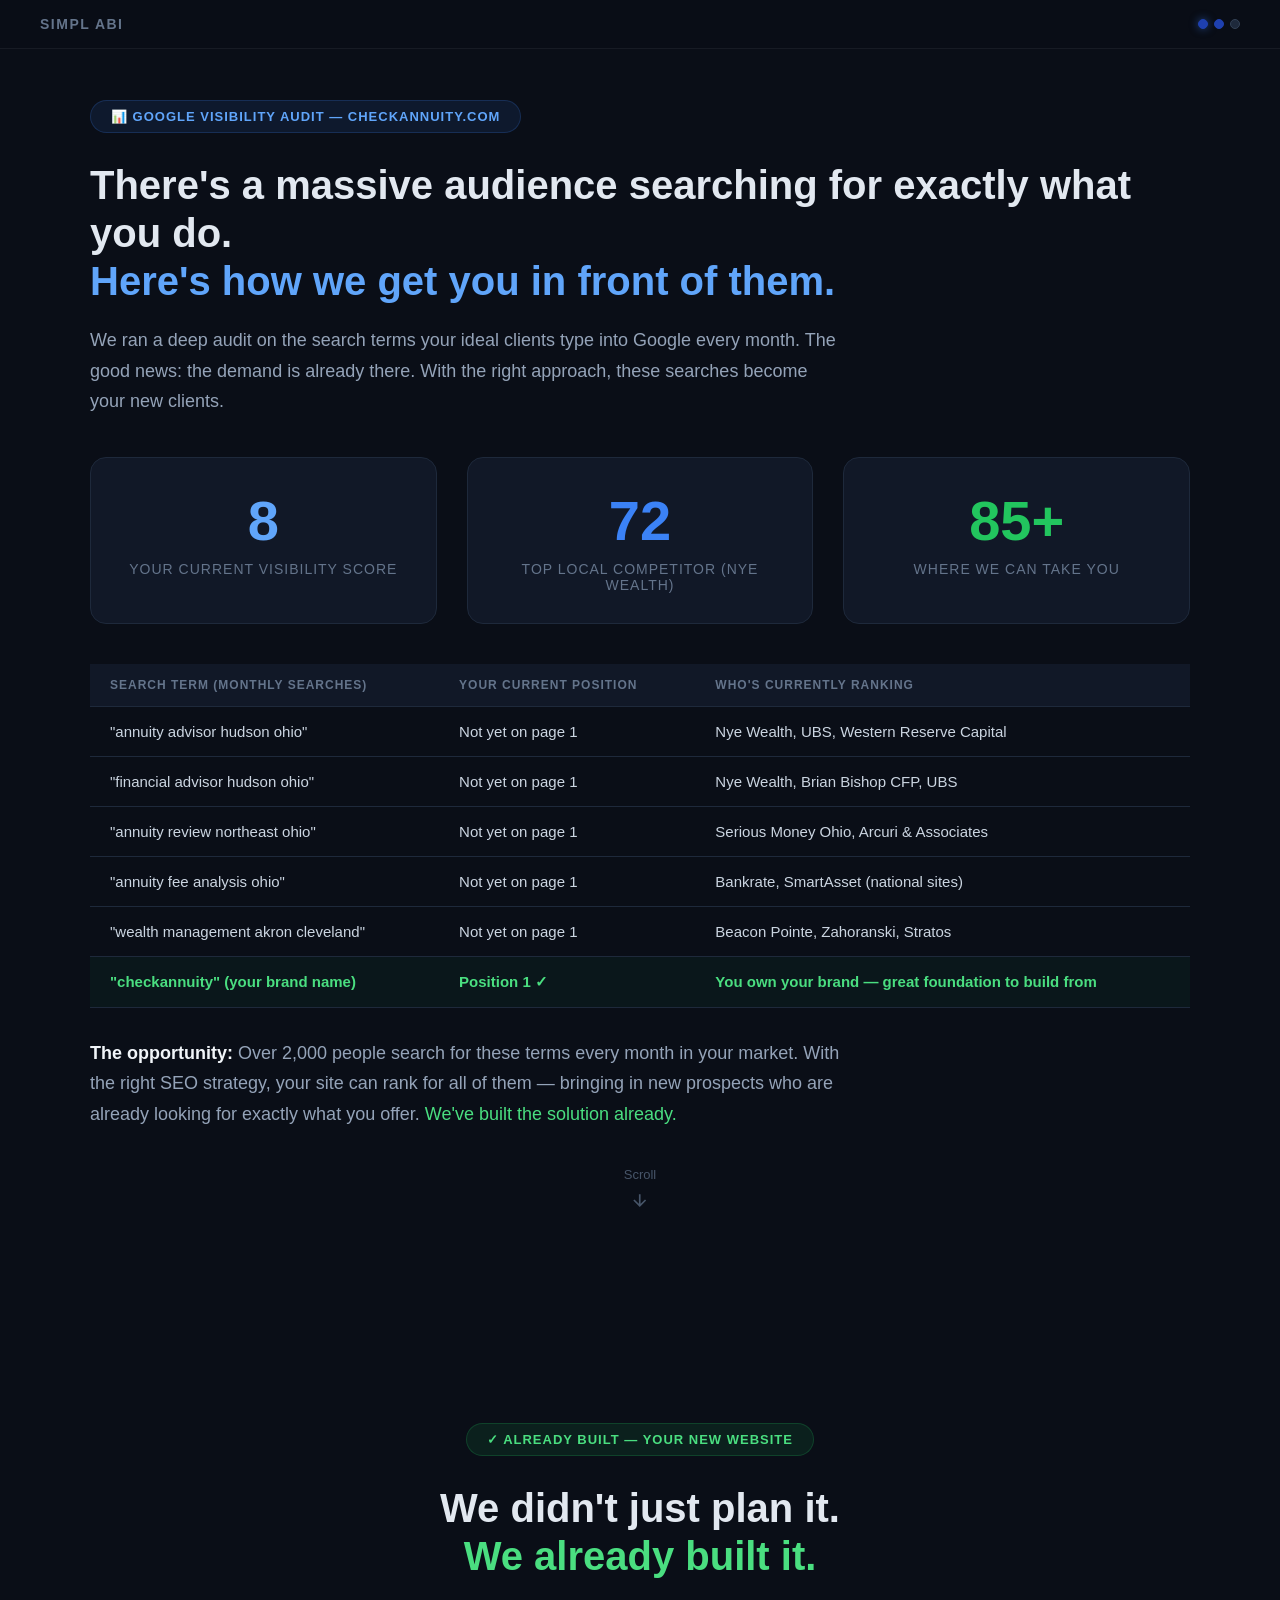
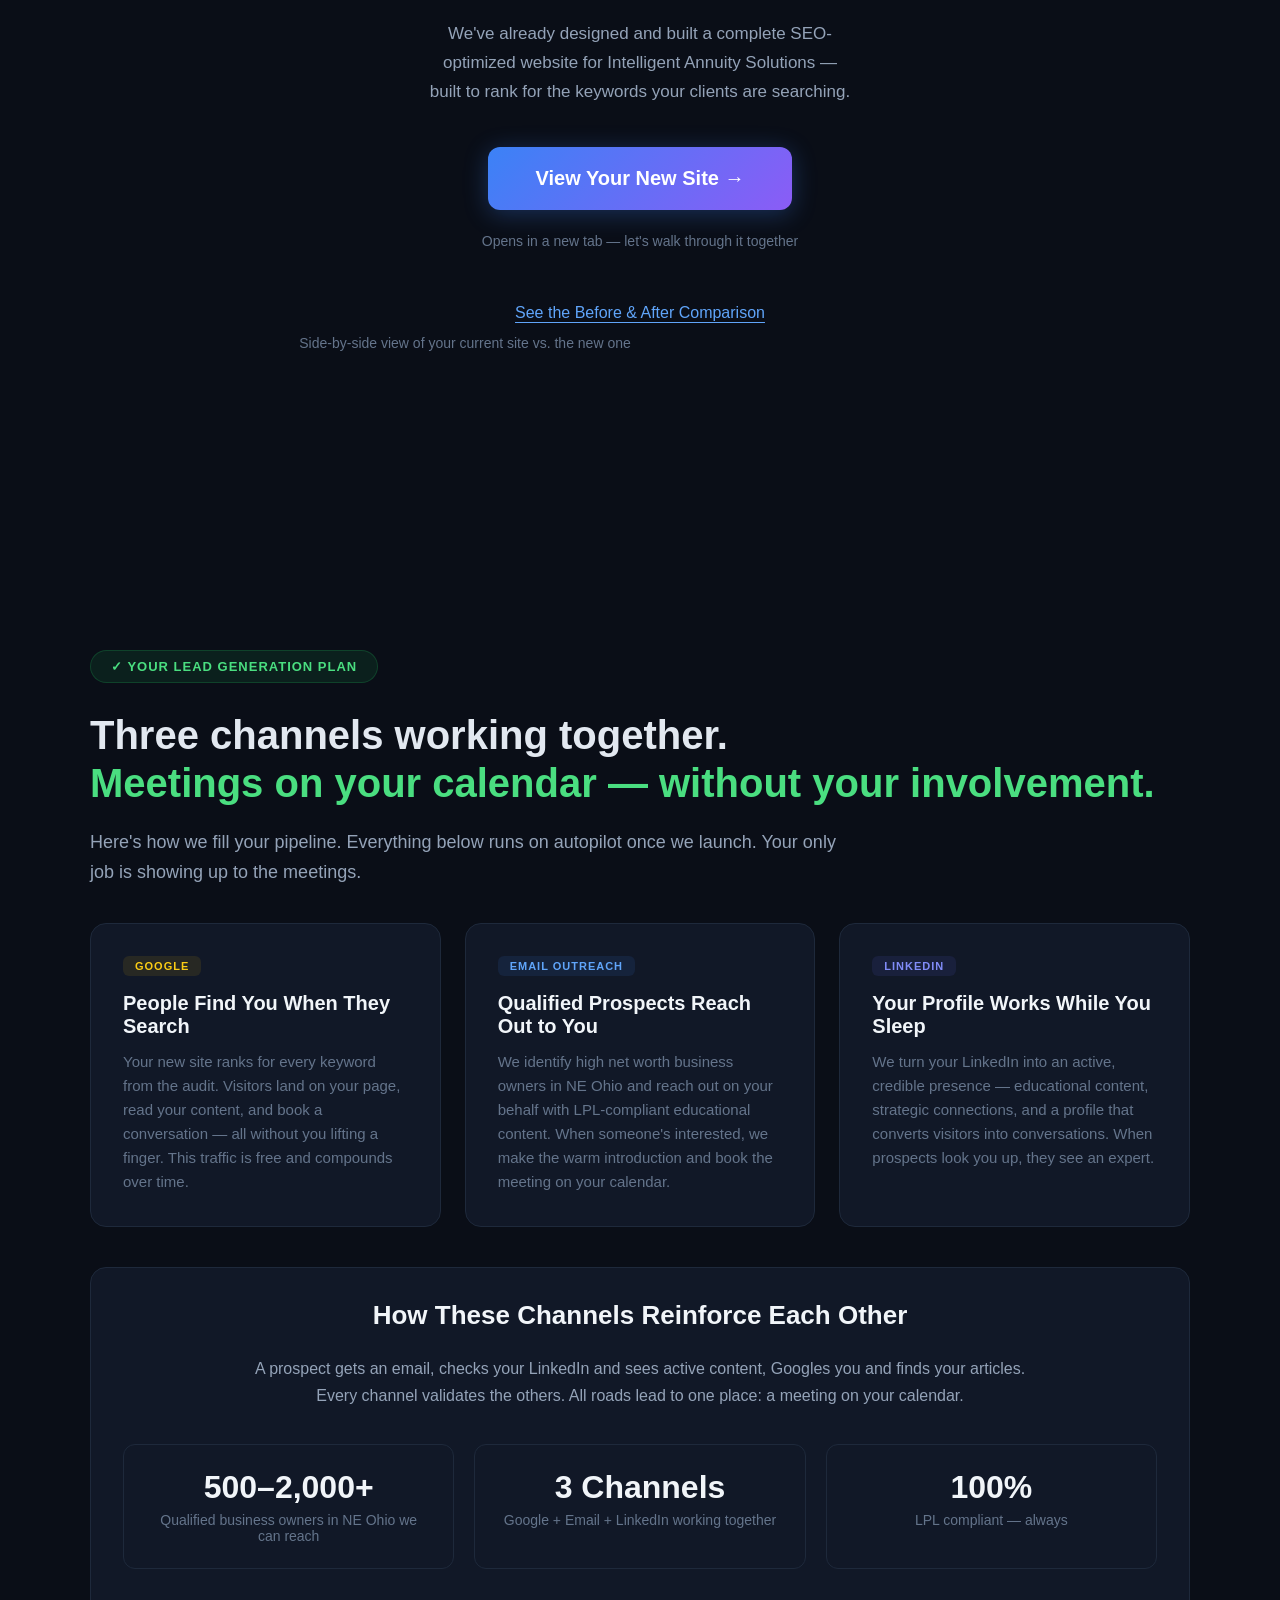
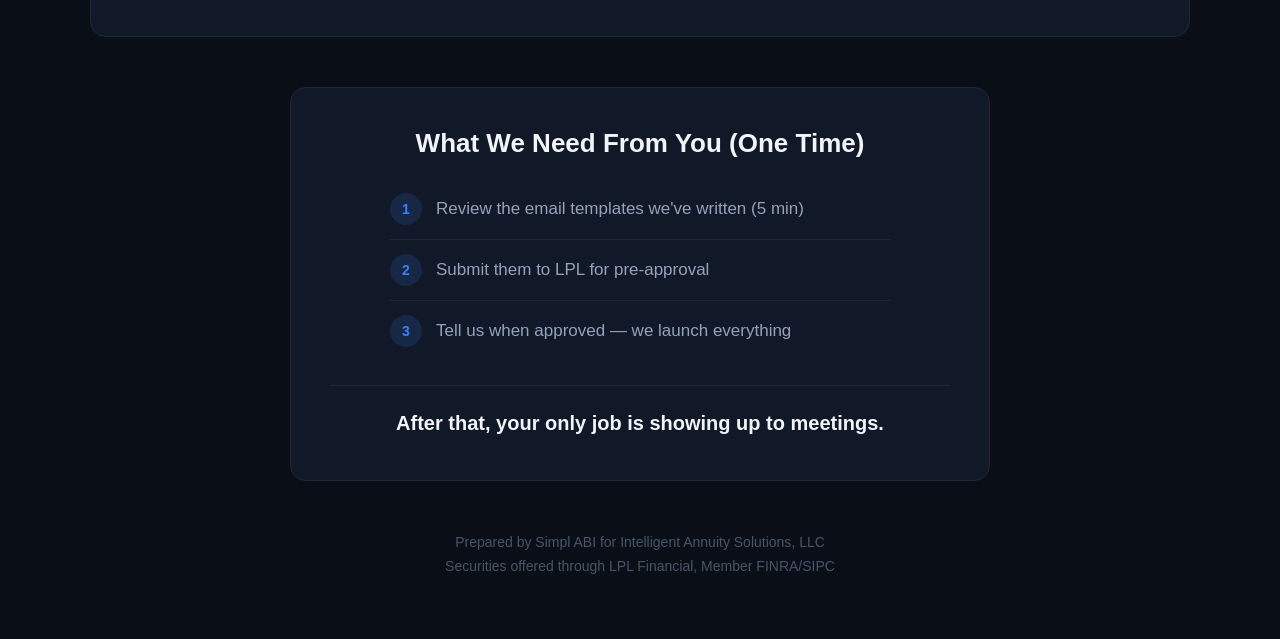
<file: walkthrough.html>
<!DOCTYPE html>
<html lang="en">
<head>
    <meta charset="UTF-8">
    <meta name="viewport" content="width=device-width, initial-scale=1.0">
    <title>Bryan McInerney — Your Marketing Roadmap</title>
    <style>
        * { margin: 0; padding: 0; box-sizing: border-box; }

        body {
            font-family: -apple-system, BlinkMacSystemFont, 'Segoe UI', Roboto, sans-serif;
            background: #0a0e17;
            color: #e2e8f0;
            overflow-x: hidden;
        }

        .nav {
            position: fixed;
            top: 0;
            left: 0;
            right: 0;
            background: rgba(10, 14, 23, 0.95);
            backdrop-filter: blur(12px);
            border-bottom: 1px solid rgba(255,255,255,0.06);
            padding: 16px 40px;
            display: flex;
            align-items: center;
            justify-content: space-between;
            z-index: 1000;
        }

        .nav-brand {
            font-size: 14px;
            font-weight: 600;
            color: #64748b;
            letter-spacing: 1.5px;
            text-transform: uppercase;
        }

        .nav-progress { display: flex; gap: 6px; }

        .nav-dot {
            width: 10px;
            height: 10px;
            border-radius: 50%;
            background: #1e293b;
            border: 1px solid #334155;
            cursor: pointer;
            transition: all 0.3s;
        }

        .nav-dot.active {
            background: #3b82f6;
            border-color: #3b82f6;
            box-shadow: 0 0 8px rgba(59, 130, 246, 0.5);
        }

        .nav-dot.visited {
            background: #1e40af;
            border-color: #1e40af;
        }

        .section {
            min-height: 100vh;
            display: flex;
            align-items: center;
            justify-content: center;
            padding: 100px 60px;
            position: relative;
        }

        .section-inner {
            max-width: 1100px;
            width: 100%;
        }

        .pain-header {
            display: inline-flex;
            align-items: center;
            gap: 10px;
            background: rgba(234, 179, 8, 0.1);
            border: 1px solid rgba(234, 179, 8, 0.2);
            border-radius: 100px;
            padding: 8px 20px;
            font-size: 13px;
            font-weight: 600;
            color: #facc15;
            text-transform: uppercase;
            letter-spacing: 1px;
            margin-bottom: 28px;
        }

        .solution-header {
            display: inline-flex;
            align-items: center;
            gap: 10px;
            background: rgba(34, 197, 94, 0.1);
            border: 1px solid rgba(34, 197, 94, 0.2);
            border-radius: 100px;
            padding: 8px 20px;
            font-size: 13px;
            font-weight: 600;
            color: #4ade80;
            text-transform: uppercase;
            letter-spacing: 1px;
            margin-bottom: 28px;
        }

        .section h2 {
            font-size: 40px;
            font-weight: 700;
            margin-bottom: 20px;
            line-height: 1.2;
        }

        .section h3 {
            font-size: 26px;
            font-weight: 600;
            margin-bottom: 16px;
            color: #f1f5f9;
        }

        .section p {
            font-size: 18px;
            line-height: 1.7;
            color: #94a3b8;
            margin-bottom: 20px;
            max-width: 750px;
        }

        .score-card {
            display: flex;
            gap: 30px;
            margin: 40px 0;
            flex-wrap: wrap;
        }

        .score-item {
            background: #111827;
            border: 1px solid #1e293b;
            border-radius: 16px;
            padding: 30px;
            flex: 1;
            min-width: 200px;
            text-align: center;
        }

        .score-item .score-number {
            font-size: 56px;
            font-weight: 800;
            margin-bottom: 8px;
        }

        .score-item .score-label {
            font-size: 14px;
            color: #64748b;
            text-transform: uppercase;
            letter-spacing: 1px;
        }

        .score-item.you .score-number { color: #ef4444; }
        .score-item.competitor .score-number { color: #3b82f6; }
        .score-item.potential .score-number { color: #22c55e; }

        .competitor-table {
            width: 100%;
            border-collapse: collapse;
            margin: 30px 0;
            font-size: 15px;
        }

        .competitor-table th {
            text-align: left;
            padding: 14px 20px;
            background: #111827;
            color: #64748b;
            font-weight: 600;
            text-transform: uppercase;
            font-size: 12px;
            letter-spacing: 1px;
            border-bottom: 1px solid #1e293b;
        }

        .competitor-table td {
            padding: 16px 20px;
            border-bottom: 1px solid #1e293b;
            color: #cbd5e1;
        }

        .competitor-table tr:hover td {
            background: rgba(30, 41, 59, 0.5);
        }

        .competitor-table .highlight-row td {
            background: rgba(34, 197, 94, 0.05);
            color: #4ade80;
            font-weight: 600;
        }

        .stats-grid {
            display: grid;
            grid-template-columns: repeat(auto-fit, minmax(220px, 1fr));
            gap: 20px;
            margin: 35px 0;
        }

        .stat-card {
            background: #111827;
            border: 1px solid #1e293b;
            border-radius: 12px;
            padding: 24px;
        }

        .stat-card .stat-value {
            font-size: 32px;
            font-weight: 700;
            color: #f1f5f9;
            margin-bottom: 6px;
        }

        .stat-card .stat-label {
            font-size: 14px;
            color: #64748b;
        }

        .channel-grid {
            display: grid;
            grid-template-columns: repeat(auto-fit, minmax(300px, 1fr));
            gap: 24px;
            margin: 35px 0;
        }

        .channel-card {
            background: #111827;
            border: 1px solid #1e293b;
            border-radius: 16px;
            padding: 32px;
            transition: all 0.3s;
        }

        .channel-card:hover {
            border-color: #334155;
            transform: translateY(-2px);
        }

        .channel-card h4 {
            font-size: 20px;
            font-weight: 600;
            margin-bottom: 12px;
            color: #f1f5f9;
        }

        .channel-card p {
            font-size: 15px;
            color: #64748b;
            line-height: 1.6;
            margin: 0;
        }

        .channel-card .channel-tag {
            display: inline-block;
            font-size: 11px;
            font-weight: 600;
            text-transform: uppercase;
            letter-spacing: 1px;
            padding: 4px 12px;
            border-radius: 6px;
            margin-bottom: 16px;
        }

        .tag-google { background: rgba(234, 179, 8, 0.1); color: #facc15; }
        .tag-email { background: rgba(59, 130, 246, 0.1); color: #60a5fa; }
        .tag-linkedin { background: rgba(99, 102, 241, 0.1); color: #818cf8; }

        .emphasis { color: #f1f5f9; font-weight: 600; }
        .text-red { color: #f87171; }
        .text-amber { color: #facc15; }
        .text-green { color: #4ade80; }
        .text-blue { color: #60a5fa; }

        .scroll-hint {
            position: absolute;
            bottom: 40px;
            left: 50%;
            transform: translateX(-50%);
            display: flex;
            flex-direction: column;
            align-items: center;
            gap: 8px;
            color: #475569;
            font-size: 13px;
            animation: bounce 2s infinite;
        }

        @keyframes bounce {
            0%, 100% { transform: translateX(-50%) translateY(0); }
            50% { transform: translateX(-50%) translateY(8px); }
        }

        .scroll-hint svg {
            width: 20px;
            height: 20px;
        }

        .footer-note {
            margin-top: 50px;
            color: #475569;
            font-size: 14px;
        }

        .footer-note p {
            margin: 0 auto;
            text-align: center;
            max-width: 500px;
            font-size: 14px;
            color: #475569;
        }

        @media (max-width: 768px) {
            .section { padding: 80px 24px; }
            .section h2 { font-size: 28px; }
            .score-card { flex-direction: column; }
            .nav { padding: 12px 20px; }
            .channel-grid { grid-template-columns: 1fr; }
            .seo-fix-stats { flex-direction: column; gap: 16px; }
        }

        .fade-in {
            opacity: 0;
            transform: translateY(30px);
            transition: opacity 0.6s ease, transform 0.6s ease;
        }

        .fade-in.visible {
            opacity: 1;
            transform: translateY(0);
        }
    </style>
</head>
<body>

<!-- Navigation -->
<nav class="nav">
    <div class="nav-brand">Simpl ABI</div>
    <div class="nav-progress">
        <div class="nav-dot active" data-section="0" title="The Opportunity"></div>
        <div class="nav-dot" data-section="1" title="Your New Site"></div>
        <div class="nav-dot" data-section="2" title="The Full Plan"></div>
    </div>
</nav>

<!-- Page 1: The Opportunity — Google Visibility -->
<section class="section" id="sec-0">
    <div class="section-inner fade-in">
        <div class="pain-header" style="background: rgba(59, 130, 246, 0.1); border-color: rgba(59, 130, 246, 0.2); color: #60a5fa;">📊 Google Visibility Audit — checkannuity.com</div>
        <h2>There's a massive audience searching for exactly what you do.<br><span class="text-blue">Here's how we get you in front of them.</span></h2>
        <p>We ran a deep audit on the search terms your ideal clients type into Google every month. The good news: the demand is already there. With the right approach, these searches become your new clients.</p>

        <div class="score-card">
            <div class="score-item you">
                <div class="score-number" style="color: #60a5fa;">8</div>
                <div class="score-label">Your current visibility score</div>
            </div>
            <div class="score-item competitor">
                <div class="score-number">72</div>
                <div class="score-label">Top local competitor (Nye Wealth)</div>
            </div>
            <div class="score-item potential">
                <div class="score-number">85+</div>
                <div class="score-label">Where we can take you</div>
            </div>
        </div>

        <table class="competitor-table">
            <thead>
                <tr>
                    <th>Search Term (monthly searches)</th>
                    <th>Your Current Position</th>
                    <th>Who's Currently Ranking</th>
                </tr>
            </thead>
            <tbody>
                <tr>
                    <td>"annuity advisor hudson ohio"</td>
                    <td class="text-amber">Not yet on page 1</td>
                    <td>Nye Wealth, UBS, Western Reserve Capital</td>
                </tr>
                <tr>
                    <td>"financial advisor hudson ohio"</td>
                    <td class="text-amber">Not yet on page 1</td>
                    <td>Nye Wealth, Brian Bishop CFP, UBS</td>
                </tr>
                <tr>
                    <td>"annuity review northeast ohio"</td>
                    <td class="text-amber">Not yet on page 1</td>
                    <td>Serious Money Ohio, Arcuri & Associates</td>
                </tr>
                <tr>
                    <td>"annuity fee analysis ohio"</td>
                    <td class="text-amber">Not yet on page 1</td>
                    <td>Bankrate, SmartAsset (national sites)</td>
                </tr>
                <tr>
                    <td>"wealth management akron cleveland"</td>
                    <td class="text-amber">Not yet on page 1</td>
                    <td>Beacon Pointe, Zahoranski, Stratos</td>
                </tr>
                <tr class="highlight-row">
                    <td>"checkannuity" (your brand name)</td>
                    <td>Position 1 ✓</td>
                    <td>You own your brand — great foundation to build from</td>
                </tr>
            </tbody>
        </table>

        <p><span class="emphasis">The opportunity:</span> Over 2,000 people search for these terms every month in your market. With the right SEO strategy, your site can rank for all of them — bringing in new prospects who are already looking for exactly what you offer. <span class="text-green">We've built the solution already.</span></p>
    </div>
    <div class="scroll-hint">
        <span>Scroll</span>
        <svg viewBox="0 0 24 24" fill="none" stroke="currentColor" stroke-width="2"><path d="M12 5v14M5 12l7 7 7-7"/></svg>
    </div>
</section>

<!-- Page 2: Your New Site -->
<section class="section" id="sec-1">
    <div class="section-inner fade-in" style="text-align: center;">
        <div class="solution-header">✓ Already Built — Your New Website</div>
        <h2>We didn't just plan it.<br><span class="text-green">We already built it.</span></h2>

        <div style="margin: 40px auto; max-width: 600px;">
            <p style="max-width: 540px; margin: 0 auto 40px; text-align: center; font-size: 17px; color: #94a3b8; line-height: 1.7; text-wrap: balance;">We've already designed and built a complete SEO-optimized website for Intelligent Annuity Solutions — built to rank for the keywords your clients are searching.</p>
            <a href="mac_site_demo/index.html" target="_blank" style="display: inline-block; background: linear-gradient(135deg, #3b82f6 0%, #8b5cf6 100%); color: #fff; font-size: 20px; font-weight: 700; padding: 20px 48px; border-radius: 12px; text-decoration: none; transition: transform 0.2s, box-shadow 0.2s; box-shadow: 0 4px 24px rgba(59,130,246,0.3);" onmouseover="this.style.transform='translateY(-2px)'; this.style.boxShadow='0 8px 32px rgba(59,130,246,0.4)';" onmouseout="this.style.transform='translateY(0)'; this.style.boxShadow='0 4px 24px rgba(59,130,246,0.3)';">
                View Your New Site &rarr;
            </a>
            <p style="margin-top: 20px; font-size: 14px; color: #64748b;">Opens in a new tab — let's walk through it together</p>
        </div>

        <div style="margin-top: 50px;">
            <a href="mac_site_demo/comparison.html" target="_blank" style="color: #60a5fa; font-size: 16px; text-decoration: underline; text-underline-offset: 4px;">
                See the Before &amp; After Comparison
            </a>
            <p style="margin-top: 10px; font-size: 14px; color: #64748b;">Side-by-side view of your current site vs. the new one</p>
        </div>
    </div>
</section>

<!-- Page 3: How We Get You Leads -->
<section class="section" id="sec-2" style="padding-bottom: 60px;">
    <div class="section-inner fade-in">
        <div class="solution-header">✓ Your Lead Generation Plan</div>
        <h2>Three channels working together.<br><span class="text-green">Meetings on your calendar — without your involvement.</span></h2>
        <p>Here's how we fill your pipeline. Everything below runs on autopilot once we launch. Your only job is showing up to the meetings.</p>

        <div class="channel-grid">
            <div class="channel-card">
                <div class="channel-tag tag-google">Google</div>
                <h4>People Find You When They Search</h4>
                <p>Your new site ranks for every keyword from the audit. Visitors land on your page, read your content, and book a conversation — all without you lifting a finger. This traffic is free and compounds over time.</p>
            </div>
            <div class="channel-card">
                <div class="channel-tag tag-email">Email Outreach</div>
                <h4>Qualified Prospects Reach Out to You</h4>
                <p>We identify high net worth business owners in NE Ohio and reach out on your behalf with LPL-compliant educational content. When someone's interested, we make the warm introduction and book the meeting on your calendar.</p>
            </div>
            <div class="channel-card">
                <div class="channel-tag tag-linkedin">LinkedIn</div>
                <h4>Your Profile Works While You Sleep</h4>
                <p>We turn your LinkedIn into an active, credible presence — educational content, strategic connections, and a profile that converts visitors into conversations. When prospects look you up, they see an expert.</p>
            </div>
        </div>

        <div style="background: #111827; border: 1px solid #1e293b; border-radius: 16px; padding: 32px; margin-top: 40px;">
            <h3 style="text-align: center; margin-bottom: 24px;">How These Channels Reinforce Each Other</h3>
            <p style="text-align: center; max-width: 800px; margin: 0 auto 30px; font-size: 16px;">A prospect gets an email, checks your LinkedIn and sees active content, Googles you and finds your articles. Every channel validates the others. All roads lead to one place: a meeting on your calendar.</p>

            <div class="stats-grid">
                <div class="stat-card" style="text-align: center;">
                    <div class="stat-value text-green">500–2,000+</div>
                    <div class="stat-label">Qualified business owners in NE Ohio we can reach</div>
                </div>
                <div class="stat-card" style="text-align: center;">
                    <div class="stat-value text-green">3 Channels</div>
                    <div class="stat-label">Google + Email + LinkedIn working together</div>
                </div>
                <div class="stat-card" style="text-align: center;">
                    <div class="stat-value text-green">100%</div>
                    <div class="stat-label">LPL compliant — always</div>
                </div>
            </div>
        </div>

        <div style="background: #111827; border: 1px solid #1e293b; border-radius: 16px; padding: 40px; max-width: 700px; margin: 50px auto 0; text-align: center;">
            <h3 style="margin-bottom: 20px;">What We Need From You (One Time)</h3>
            <div style="text-align: left; max-width: 500px; margin: 0 auto;">
                <div style="display: flex; align-items: center; gap: 14px; padding: 14px 0; border-bottom: 1px solid #1e293b; font-size: 17px; color: #94a3b8;">
                    <span style="width: 32px; height: 32px; border-radius: 50%; background: rgba(59,130,246,0.15); color: #3b82f6; display: flex; align-items: center; justify-content: center; font-weight: 700; font-size: 14px; flex-shrink: 0;">1</span>
                    Review the email templates we've written (5 min)
                </div>
                <div style="display: flex; align-items: center; gap: 14px; padding: 14px 0; border-bottom: 1px solid #1e293b; font-size: 17px; color: #94a3b8;">
                    <span style="width: 32px; height: 32px; border-radius: 50%; background: rgba(59,130,246,0.15); color: #3b82f6; display: flex; align-items: center; justify-content: center; font-weight: 700; font-size: 14px; flex-shrink: 0;">2</span>
                    Submit them to LPL for pre-approval
                </div>
                <div style="display: flex; align-items: center; gap: 14px; padding: 14px 0; font-size: 17px; color: #94a3b8;">
                    <span style="width: 32px; height: 32px; border-radius: 50%; background: rgba(59,130,246,0.15); color: #3b82f6; display: flex; align-items: center; justify-content: center; font-weight: 700; font-size: 14px; flex-shrink: 0;">3</span>
                    Tell us when approved — we launch everything
                </div>
            </div>
            <div style="margin-top: 24px; padding-top: 20px; border-top: 1px solid #1e293b;">
                <p style="font-size: 20px; color: #f1f5f9; font-weight: 600; margin: 0;">After that, your only job is showing up to meetings.</p>
            </div>
        </div>

        <div class="footer-note">
            <p>Prepared by Simpl ABI for Intelligent Annuity Solutions, LLC<br>Securities offered through LPL Financial, Member FINRA/SIPC</p>
        </div>
    </div>
</section>

<script>
    const observer = new IntersectionObserver((entries) => {
        entries.forEach(entry => {
            if (entry.isIntersecting) {
                entry.target.classList.add('visible');
            }
        });
    }, { threshold: 0.15 });

    document.querySelectorAll('.fade-in').forEach(el => observer.observe(el));

    const sections = document.querySelectorAll('.section');
    const dots = document.querySelectorAll('.nav-dot');

    const sectionObserver = new IntersectionObserver((entries) => {
        entries.forEach(entry => {
            if (entry.isIntersecting) {
                const idx = Array.from(sections).indexOf(entry.target);
                dots.forEach((dot, i) => {
                    dot.classList.remove('active');
                    if (i < idx) dot.classList.add('visited');
                    if (i === idx) dot.classList.add('active');
                });
            }
        });
    }, { threshold: 0.4 });

    sections.forEach(sec => sectionObserver.observe(sec));

    dots.forEach(dot => {
        dot.addEventListener('click', () => {
            const idx = dot.getAttribute('data-section');
            document.getElementById(`sec-${idx}`).scrollIntoView({ behavior: 'smooth' });
        });
    });
</script>

</body>
</html>
</file>
